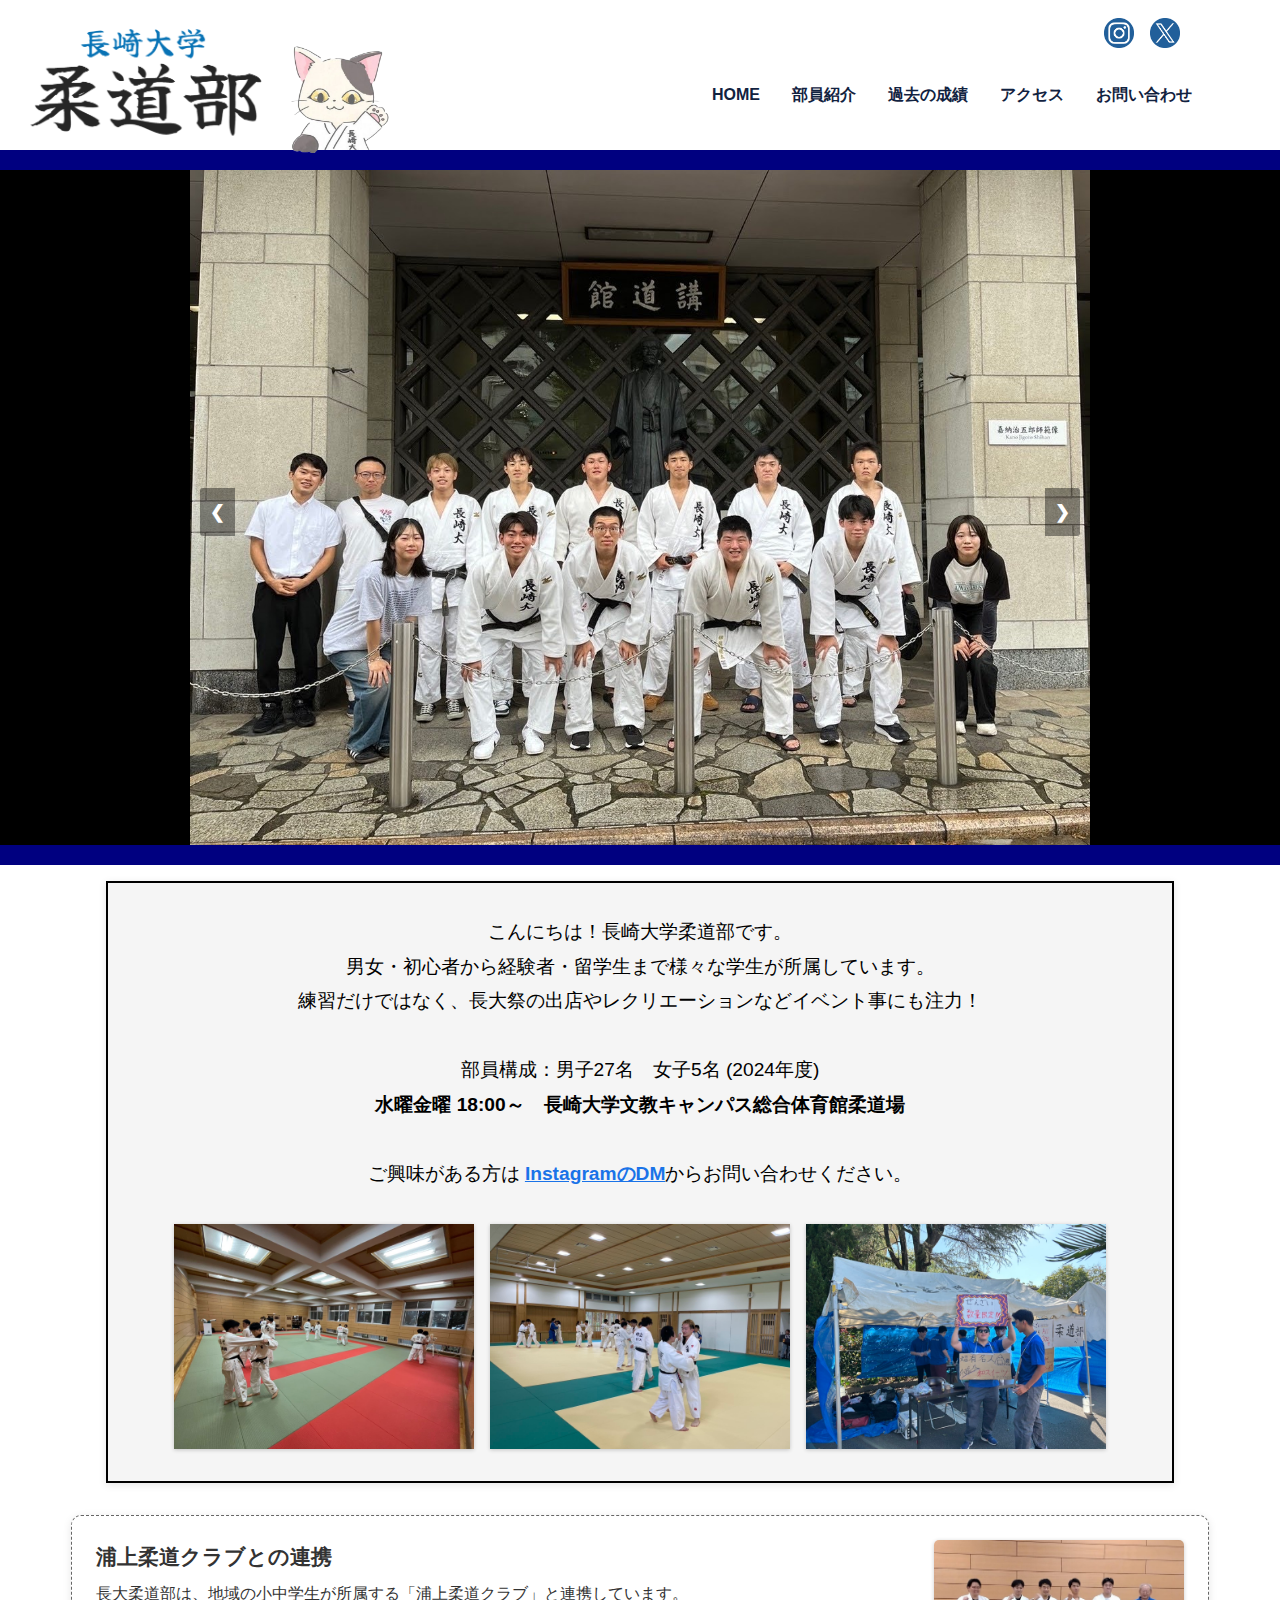
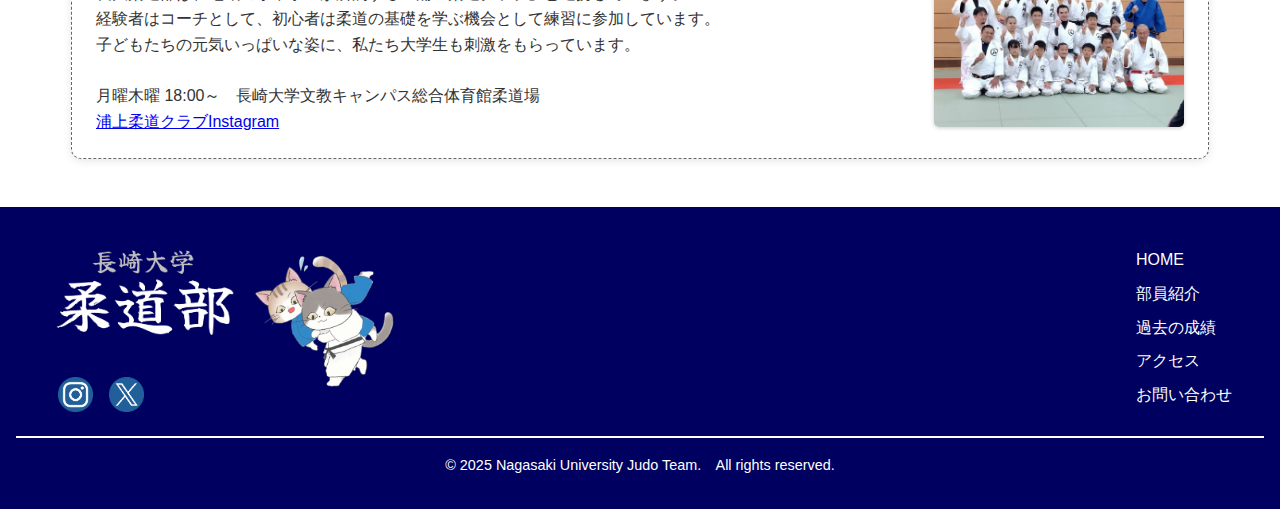
<file: index.html>
<!DOCTYPE html>
<html lang="ja">
<head>
    <meta name="google-site-verification" content="8zNkS1pOnz04zZLtaQ9f7q6fJZ0gSd-U3uBN08MI9Oo" />
    <meta charset="UTF-8">
    <meta name="viewport" content="width=device-width, initial-scale=1.0"><!--レスポンシブデザイン-->
    <title>長崎大学柔道部ホームページ　</title>
    <meta name="description" content="長崎大学柔道部ホームページの公式サイト。新入生・初心者・経験者歓迎！部活・サークル選びで迷ったら柔道部へ。文教キャンパス・坂本キャンパスで活動中。見学・体験入部受付中！試合実績やイベント情報も掲載。">
    <link rel="stylesheet" href="style.css">
    <link rel="icon" href="img/icon-cat.png" type="image/icon">

    <script type="application/ld+json">
        {
          "@context": "https://schema.org",
          "@type": "SportsTeam",
          "name": "長崎大学柔道部",
          "url": "https://nagasaki-u-judoteam.github.io/homepage",
          "sport": "Judo",
          "location": {
            "@type": "Place",
            "name": "長崎大学 文教キャンパス 柔道場"
          },
          "sameAs": [
            "https://www.instagram.com/nagasaki_judo/",
            "https://x.com/nujudoclub"
          ]
        }
        </script>
        
        <script async src="https://www.googletagmanager.com/gtag/js?id=G-2GG1ZT0HK1"></script>
        <script>
        window.dataLayer = window.dataLayer || [];
        function gtag(){dataLayer.push(arguments);}
        gtag('js', new Date());
        gtag('config', 'G-2GG1ZT0HK1');
        </script>


        <!-- <script src="auth.js" defer></script> -->
        <style>
        /* オーバーレイ用のスタイル（必要に応じてCSSファイル化してもOK） */
        #secretOverlay {
          position: fixed;    /* 画面に固定 */
          top: 0;
          left: 0;
          width: 100vw;
          height: 100vh;
          background: linear-gradient(to bottom right, #fff1f3, #ffd1dc);
          display: flex;     /* 中央寄せ用 */
          justify-content: center;
          align-items: center;
          z-index: 9999;     /* ページ上で一番上に重なるように */
        }
        #secretOverlay img {
          max-width: 100%;
          height: auto;
          cursor: pointer;   /* クリック可能とわかるようポインタに */
        }
      </style>

</head>
<body>
    <!-- ロゴとヘッダーメニュー -->
    <header>
        <div class="logo-container"> 
            <a href="index.html">
                <img src="img/N_judo_logo.png" alt="柔道のロゴ" class="judo-logo"> 
            </a>
            <img src="img/nagasaki_cat.png" alt="猫のロゴ" class="neko-logo">

        </div>
        <div class="header-right">
            <!-- アイコン用コンテナ -->
            <div class="social-icons">
                <a href="https://www.instagram.com/nagasaki_judo/?hl=ja" rel="me" target="_blank" aria-label="Instagram">
                    <img src="img/Insta_logo.png" alt="Instagram" class="icon">
                </a>
                <a href="https://x.com/nujudoclub" target="_blank" aria-label="X">
                    <img src="img/X_logo.png" alt="X" class="icon">
                </a>
            </div>

            <button class="hamburger" id="hamburger">
                <span></span>
                <span></span>
                <span></span>
            </button>
            <nav>
                <ul id="menu">
                    <li><a href="index.html">HOME</a></li>
                    <li><a href="member.html">部員紹介</a></li>
                    <li><a href="result.html">過去の成績</a></li>
                    <li><a href="access.html">アクセス</a></li>
                    <li><a href="contact.html">お問い合わせ</a></li>
                </ul>
            </nav>
        </div>
    </header>
    
    <body_c>
        <!-- ヘッダー下の紺色ライン -->
        <hr class="blue-line">
        <div class="black-section">
            <div class="aspect-ratio-box">
                <!-- スライドショーコンテナ -->
                <div class="slideshow-container">
                    <!-- 各スライド(画像)を用意 -->
                    <div class="slide">
                        <img src="img/judoteam1.jpg" alt="柔道部の集合写真1">
                    </div>
                    <div class="slide">
                        <img src="img/judoteam2.jpg" alt="柔道部の集合写真">
                    </div>
                    <div class="slide">
                        <img src="img/judoteam3.jpg" alt="柔道部の集合写真3">
                    </div>
                    <div class="slide">
                        <img src="img/judoteam4.jpg" alt="柔道部の集合写真4">
                    </div>
                    <div class="slide">
                        <img src="img/judoteam5.jpg" alt="柔道部の集合写真5">
                    </div>
                    <div class="slide">
                        <img src="img/judoteam6.jpg" alt="柔道部の集合写真6">
                    </div>
                    <div class="slide">
                        <img src="img/judoteam7.jpg" alt="柔道部の集合写真7">
                    </div>


                    <!-- 左右に◀ / ▶ボタン -->
                    <a class="prev" onclick="changeSlide(-1,true)">&#10094;</a>
                    <a class="next" onclick="changeSlide(1,true)">&#10095;</a>
                </div>
            </div>
        </div>
        <hr class="blue-line">
        
        <div class="contents">
            <div class="lead">
                <div class="N_judo">
                    <p>こんにちは！長崎大学柔道部です。
                        <br>男女・初心者から経験者・留学生まで様々な学生が所属しています。
                        <br>練習だけではなく、長大祭の出店やレクリエーションなどイベント事にも注力！
                        <br>
                        <br>部員構成：男子27名　女子5名 (2024年度)
                        <br><b>水曜金曜 18:00～　長崎大学文教キャンパス総合体育館柔道場</b>
                        <br>
                        <br>ご興味がある方は <a href="https://www.instagram.com/nagasaki_judo/" rel="me" target="_blank" class="dm-link">InstagramのDM</a>からお問い合わせください。
                    </p>
                </div>
                <div class="N_judo-images">
                    <img src="img/practice1.jpg" alt="長崎大学柔道部メンバーが練習している様子1">
                    <img src="img/practice2.jpg" alt="長崎大学柔道部メンバーが練習している様子2">
                    <img src="img/practice3.jpg" alt="長崎大学柔道部メンバーが練習している様子3">
                </div>

            </div>



            <div class="urakami">
                <div class="urakami-wrapper">
                    <!-- 左側のテキスト部分 -->
                    <div class="urakami-text">
                        <h3>浦上柔道クラブとの連携</h3>
                        <p>
                            長大柔道部は、地域の小中学生が所属する「浦上柔道クラブ」と連携しています。<br>
                            経験者はコーチとして、初心者は柔道の基礎を学ぶ機会として練習に参加しています。<br>
                            子どもたちの元気いっぱいな姿に、私たち大学生も刺激をもらっています。<br>
                            <br>
                            月曜木曜 18:00～　長崎大学文教キャンパス総合体育館柔道場<br>
                            <a href="https://www.instagram.com/urakami_judoclub/?locale=ja_JP"
                                rel="me"
                                target="_blank" 
                                class="dm-link">
                                浦上柔道クラブInstagram
                            </a>
                        </p>
                    </div>
                    <div class="urakami-images">
                        <img src="img/urakami.jpg" alt="浦上柔道クラブ写真1">
                    </div>
                </div>
            </div>
        </div>

    </body_c>

    <footer>
        <div class="footer-container">
            <!-- 左カラム -->
            <div class="footer-left">
                <div class="footer-left-left">
                    <!-- 左上にロゴ -->
                    <div class="footer_logo">
                        <img src="img/judo_footerlogo.png" alt="フッター用柔道部ロゴ" class="judo_footerlogo">
                    </div>          
                    <!-- 左下にSNSアイコン -->
                    <div class="footer-icons">
                        <a href="https://www.instagram.com/nagasaki_judo/" rel="me" target="_blank">
                            <img src="img/Insta_logo.png" alt="Instagram" />
                        </a>
                        <a href="https://x.com/nujudoclub" target="_blank">
                            <img src="img/X_logo.png" alt="X" />
                        </a>
                    </div>
                </div>
                <div class="footer-left-right">
                    <img src="img/judo_logo3.png" alt="猫のロゴ" class="neko-nage">
                </div>
            </div>

    
            <!-- 右カラム（リンク） -->
            <div class="footer-right">
                <ul class="footer-links">
                    <li><a href="index.html">HOME</a></li>
                    <li><a href="member.html">部員紹介</a></li>
                    <li><a href="result.html">過去の成績</a></li>
                    <li><a href="access.html">アクセス</a></li>
                    <li><a href="contact.html">お問い合わせ</a></li>
                </ul>
            </div>
        </div>
    
        <!-- 下部の区切り線 -->
        <hr class="footer-line">
        <!-- コピーライト等のメッセージ -->
        <p class="footer-end">
            © 2025 Nagasaki University Judo Team. &ensp; All rights reserved.
        </p>
    </footer>

        <!-- JavaScript -->
        <script src="main.js"></script>

    

</body>
    </html>
</file>
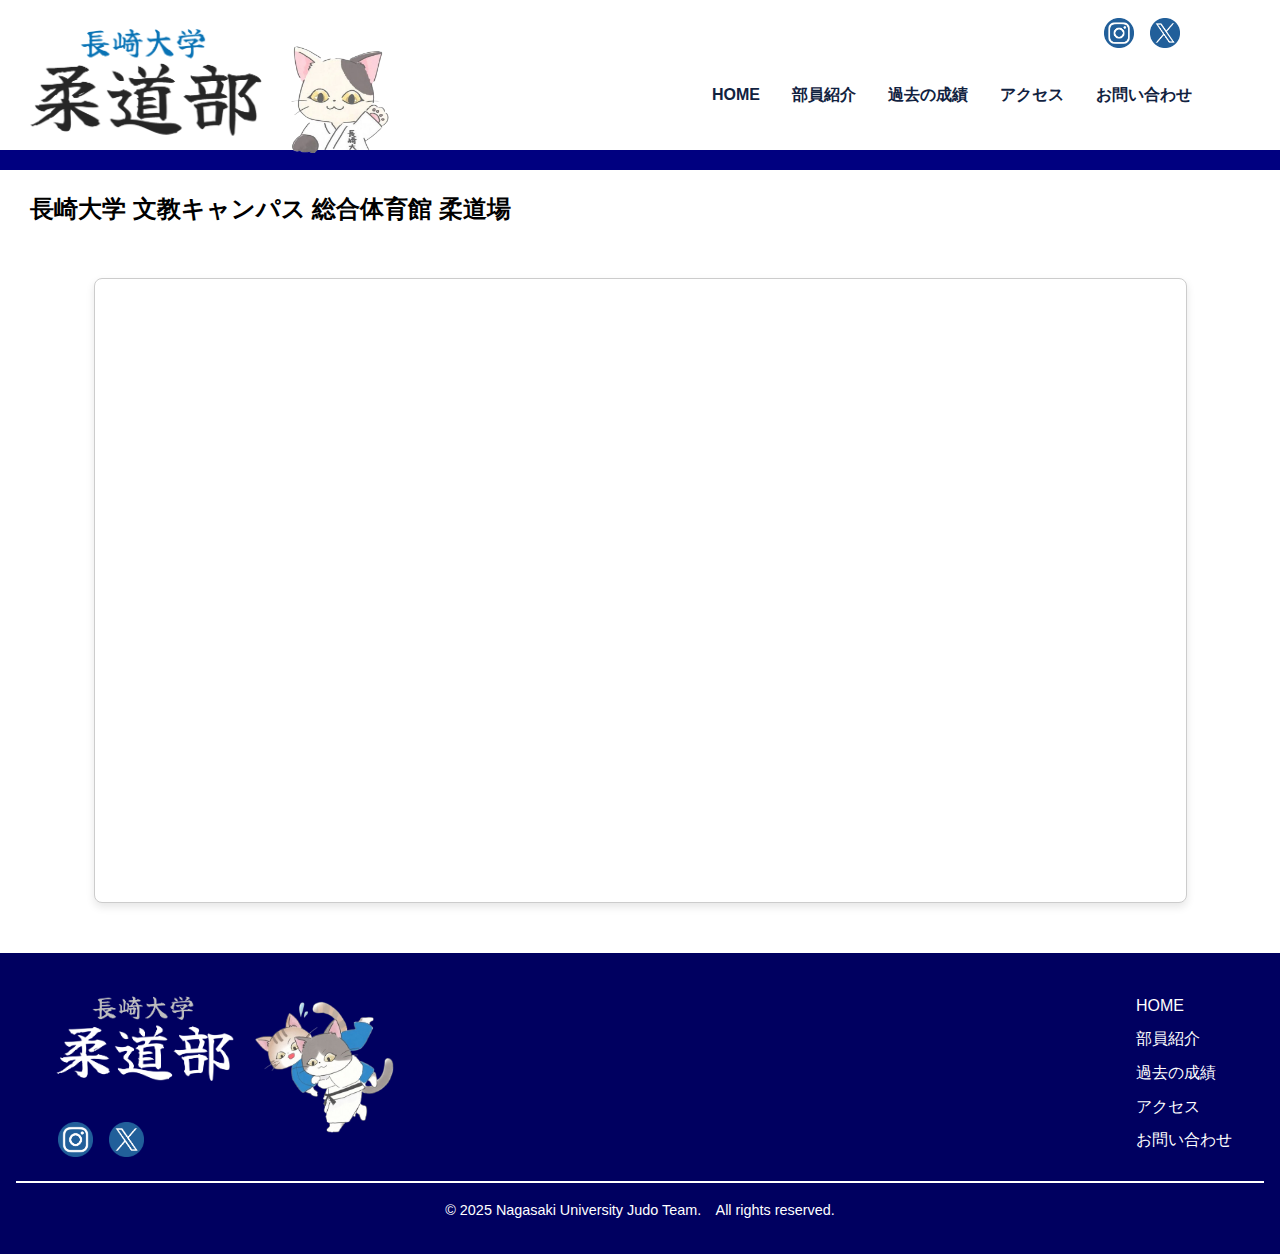
<file: access.html>
<!DOCTYPE html>
<html lang="ja">
<head>
    <meta charset="UTF-8">
    <meta name="viewport" content="width=device-width, initial-scale=1.0">
    <title>アクセス - 長崎大学柔道部</title>
    <meta name="description" content="長崎大学柔道部のアクセス情報です">
    <link rel="stylesheet" href="style.css">
    <link rel="icon" href="img/icon-cat.png" type="image/icon">
    <!-- <script src="auth.js" defer></script> -->
        <script async src="https://www.googletagmanager.com/gtag/js?id=G-2GG1ZT0HK1"></script>
        <script>
        window.dataLayer = window.dataLayer || [];
        function gtag(){dataLayer.push(arguments);}
        gtag('js', new Date());
        gtag('config', 'G-2GG1ZT0HK1');
        </script>
</head>
<body>
    <!-- ヘッダー -->
    <header>
        <div class="logo-container"> 
            <a href="index.html">
                <img src="img/N_judo_logo.png" alt="柔道のロゴ" class="judo-logo"> 
            </a>
            <img src="img/nagasaki_cat.png" alt="猫のロゴ" class="neko-logo">
        </div>
        <div class="header-right">
            <div class="social-icons">
                <a href="https://www.instagram.com/nagasaki_judo/?hl=ja" rel="me" target="_blank" aria-label="Instagram">
                    <img src="img/Insta_logo.png" alt="Instagram" class="icon">
                </a>
                <a href="https://x.com/nujudoclub" target="_blank" aria-label="X">
                    <img src="img/X_logo.png" alt="X" class="icon">
                </a>
            </div>
            <button class="hamburger" id="hamburger">
                <span></span>
                <span></span>
                <span></span>
            </button>
            <nav>
                <ul id="menu">
                    <li><a href="index.html">HOME</a></li>
                    <li><a href="member.html">部員紹介</a></li>
                    <li><a href="result.html">過去の成績</a></li>
                    <li><a href="access.html">アクセス</a></li>
                    <li><a href="contact.html">お問い合わせ</a></li>
                </ul>
            </nav>
        </div>
    </header>

    <!-- メインコンテンツ -->
    <main>
        <hr class="blue-line">
        <div class="ac_contents">
            <div class="access-title">
                <h2>長崎大学 文教キャンパス 総合体育館 柔道場</h2>
            <div class="map-wrapper">
                <div class="map-frame">
                  <iframe
                    src="https://www.google.com/maps/embed?pb=!1m18!1m12!1m3!1d13416.839707037556!2d129.85014833955083!3d32.78669260000001!2m3!1f0!2f0!3f0!3m2!1i1024!2i768!4f13.1!3m3!1m2!1s0x356aace7d2f6ad21%3A0x7a3029103cde0ce7!2z6ZW35bSO5aSn5a2m57eP5ZCI5L2T6IKy6aSo!5e0!3m2!1sja!2sjp!4v1739154984774!5m2!1sja!2sjp"
                    allowfullscreen=""
                    loading="lazy"
                    referrerpolicy="no-referrer-when-downgrade"
                  ></iframe>
                </div>
            </div>

        
    </main>

    <!-- フッター -->
    <footer>
        <div class="footer-container">
            <!-- 左カラム -->
            <div class="footer-left">
                <div class="footer-left-left">
                    <!-- 左上にロゴ -->
                    <div class="footer_logo">
                        <img src="img/judo_footerlogo.png" alt="フッター用柔道部ロゴ" class="judo_footerlogo">
                    </div>          
                    <!-- 左下にSNSアイコン -->
                    <div class="footer-icons">
                        <a href="https://www.instagram.com/nagasaki_judo/" rel="me" target="_blank">
                            <img src="img/Insta_logo.png" alt="Instagram" />
                        </a>
                        <a href="https://x.com/nujudoclub" target="_blank">
                            <img src="img/X_logo.png" alt="X" />
                        </a>
                    </div>
                </div>
                <div class="footer-left-right">
                    <img src="img/judo_logo3.png" alt="猫のロゴ" class="neko-nage">
                </div>
            </div>

    
            <!-- 右カラム（リンク） -->
            <div class="footer-right">
                <ul class="footer-links">
                    <li><a href="index.html">HOME</a></li>
                    <li><a href="member.html">部員紹介</a></li>
                    <li><a href="result.html">過去の成績</a></li>
                    <li><a href="access.html">アクセス</a></li>
                    <li><a href="contact.html">お問い合わせ</a></li>
                </ul>
            </div>
        </div>
    
        <!-- 下部の区切り線 -->
        <hr class="footer-line">
        <!-- コピーライト等のメッセージ -->
        <p class="footer-end">
            © 2025 Nagasaki University Judo Team. &ensp; All rights reserved.
        </p>
    </footer>

        <!-- JavaScript -->
        <script src="main.js"></script>

    

</body>
</html>
</file>
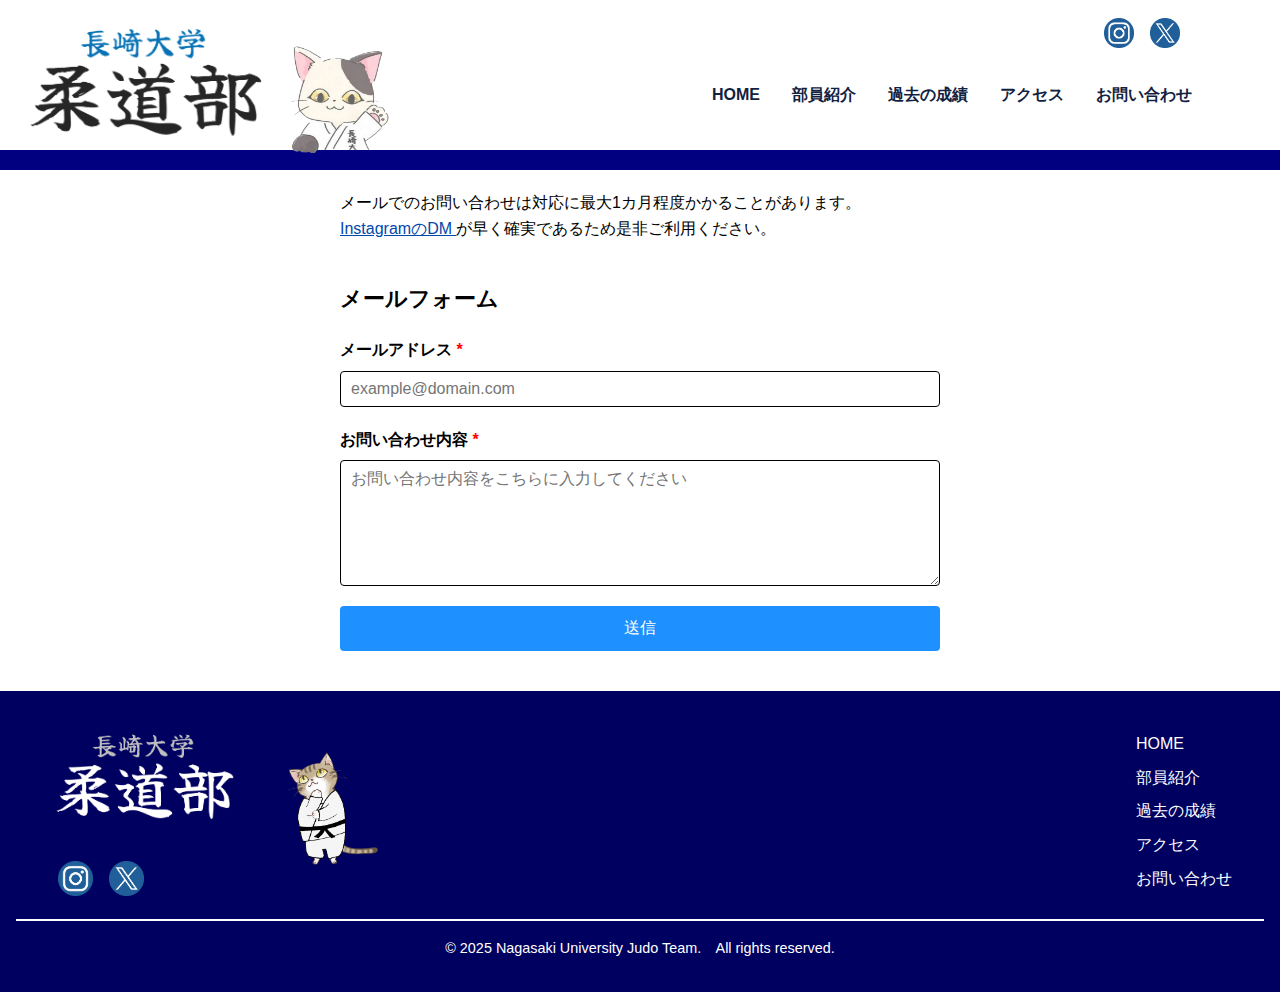
<file: contact.html>
<!DOCTYPE html>
<html lang="ja">
<head>
    <meta charset="UTF-8">
    <title>お問い合わせ - 長崎大学柔道部</title>
    <meta name="viewport" content="width=device-width, initial-scale=1.0">
    <link rel="stylesheet" href="style.css">
    <link rel="icon" href="img/icon-cat.png" type="image/icon">
    <!-- <script src="auth.js" defer></script> -->
        <script async src="https://www.googletagmanager.com/gtag/js?id=G-2GG1ZT0HK1"></script>
        <script>
        window.dataLayer = window.dataLayer || [];
        function gtag(){dataLayer.push(arguments);}
        gtag('js', new Date());
        gtag('config', 'G-2GG1ZT0HK1');
        </script>
</head>
<body>
    <!-- ヘッダー -->
    <header>
        <div class="logo-container"> 
            <a href="index.html">
                <img src="img/N_judo_logo.png" alt="柔道のロゴ" class="judo-logo"> 
            </a>
            <img src="img/nagasaki_cat.png" alt="猫のロゴ" class="neko-logo">
        </div>
        <div class="header-right">
            <div class="social-icons">
                <a href="https://www.instagram.com/nagasaki_judo/?hl=ja" rel="me" target="_blank" aria-label="Instagram">
                    <img src="img/Insta_logo.png" alt="Instagram" class="icon">
                </a>
                <a href="https://x.com/nujudoclub" target="_blank" aria-label="X">
                    <img src="img/X_logo.png" alt="X" class="icon">
                </a>
            </div>
            <button class="hamburger" id="hamburger">
                <span></span>
                <span></span>
                <span></span>
            </button>
            <nav>
                <ul id="menu">
                    <li><a href="index.html">HOME</a></li>
                    <li><a href="member.html">部員紹介</a></li>
                    <li><a href="result.html">過去の成績</a></li>
                    <li><a href="access.html">アクセス</a></li>
                    <li><a href="contact.html">お問い合わせ</a></li>
                </ul>
            </nav>
        </div>
    </header>

    <!-- メインコンテンツ -->
    <main>
        <hr class="blue-line"><!-- デザイン用のライン（CSSで調整） -->

        <!-- お問い合わせメッセージ -->
        <div class="contact-notice">
            <p>
                メールでのお問い合わせは対応に最大1カ月程度かかることがあります。<br>
                <a href="https://www.instagram.com/nagasaki_judo/" rel="me" target="_blank" class="dm-link">
                    InstagramのDM
                </a>
                が早く確実であるため是非ご利用ください。
            </p>
        </div>

        <!-- メールフォーム -->
        <section class="contact-form-section">
            <h2>メールフォーム</h2>
            
            <!-- action, methodを直接指定せずJSで送信を制御 -->
            <form id="contact-form" class="contact-form">
                <div class="form-group">
                    <label for="email">メールアドレス <span style="color: red;">*</span></label>
                    <input 
                        type="email"
                        id="email"
                        name="email"
                        placeholder="example@domain.com"
                        required
                    />
                </div>
        
                <div class="form-group">
                    <label for="message">お問い合わせ内容 <span style="color: red;">*</span></label>
                    <textarea
                        id="message"
                        name="message"
                        rows="6"
                        placeholder="お問い合わせ内容をこちらに入力してください"
                        required
                    ></textarea>
                </div>
        
                <div class="form-group">
                    <button type="submit" class="submit-button">送信</button>
                </div>
            </form>
        </section>
    </main>

    <!-- フッター -->
    <footer>
        <div class="footer-container">
            <!-- 左カラム -->
            <div class="footer-left">
                <div class="footer-left-left">
                    <!-- 左上にロゴ -->
                    <div class="footer_logo">
                        <img src="img/judo_footerlogo.png" alt="フッター用柔道部ロゴ" class="judo_footerlogo">
                    </div>          
                    <!-- 左下にSNSアイコン -->
                    <div class="footer-icons">
                        <a href="https://www.instagram.com/nagasaki_judo/" rel="me" target="_blank">
                            <img src="img/Insta_logo.png" alt="Instagram" />
                        </a>
                        <a href="https://x.com/nujudoclub" target="_blank">
                            <img src="img/X_logo.png" alt="X" />
                        </a>
                    </div>
                </div>
                <div class="footer-left-right">
                    <img src="img/cat.png" alt="猫のロゴ" class="neko-nage">
                </div>
            </div>
    
            <!-- 右カラム（リンク） -->
            <div class="footer-right">
                <ul class="footer-links">
                    <li><a href="index.html">HOME</a></li>
                    <li><a href="member.html">部員紹介</a></li>
                    <li><a href="result.html">過去の成績</a></li>
                    <li><a href="access.html">アクセス</a></li>
                    <li><a href="contact.html">お問い合わせ</a></li>
                </ul>
            </div>
        </div>
    
        <!-- 下部の区切り線 -->
        <hr class="footer-line">
        <!-- コピーライト等のメッセージ -->
        <p class="footer-end">
            © 2025 Nagasaki University Judo Team. &ensp; All rights reserved.
        </p>
    </footer>

    <!-- メインJS -->
    <script src="main.js"></script>

    <!-- ★ フォーム送信用スクリプト ★ -->
    <script>
    const form = document.getElementById('contact-form');

    form.addEventListener('submit', async function(e) {
      e.preventDefault(); // 標準のフォーム送信をキャンセル

      // 1) フォームデータを取得
      const formData = new FormData(form);

      // 2) FormspreeのエンドポイントURL（自分のフォームURLに変更）
      const formspreeUrl = 'https://formspree.io/f/xzzdwnar';

      try {
        // 3) fetch で送信
        const response = await fetch(formspreeUrl, {
          method: 'POST',
          body: formData,
          headers: {
            'Accept': 'application/json'  // JSONでのレスポンスを期待
          }
        });

        // 4) レスポンスが正常かどうかをチェック
        if (response.ok) {
          // 送信成功
          alert('送信が完了しました。\nトップページに戻ります。');
          window.location.href = 'index.html'; // index.htmlへリダイレクト
        } else {
          // 送信失敗（Formspreeのエラーレスポンスが返ってきた場合）
          const data = await response.json();
          if (data && data.errors) {
            // Formspreeのバリデーションエラーなど
            alert('送信エラー:\n' + data.errors.map(e => e.message).join('\n'));
          } else {
            // その他のエラー
            alert('送信に失敗しました。\n時間を置いて再度お試しください。');
          }
        }
      } catch (error) {
        // ネットワークエラー等でfetchに失敗した場合
        console.error('通信エラー:', error);
        alert('送信に失敗しました。\n通信環境を確認の上、再度お試しください。');
      }
    });
    </script>
</body>
</html>
</file>
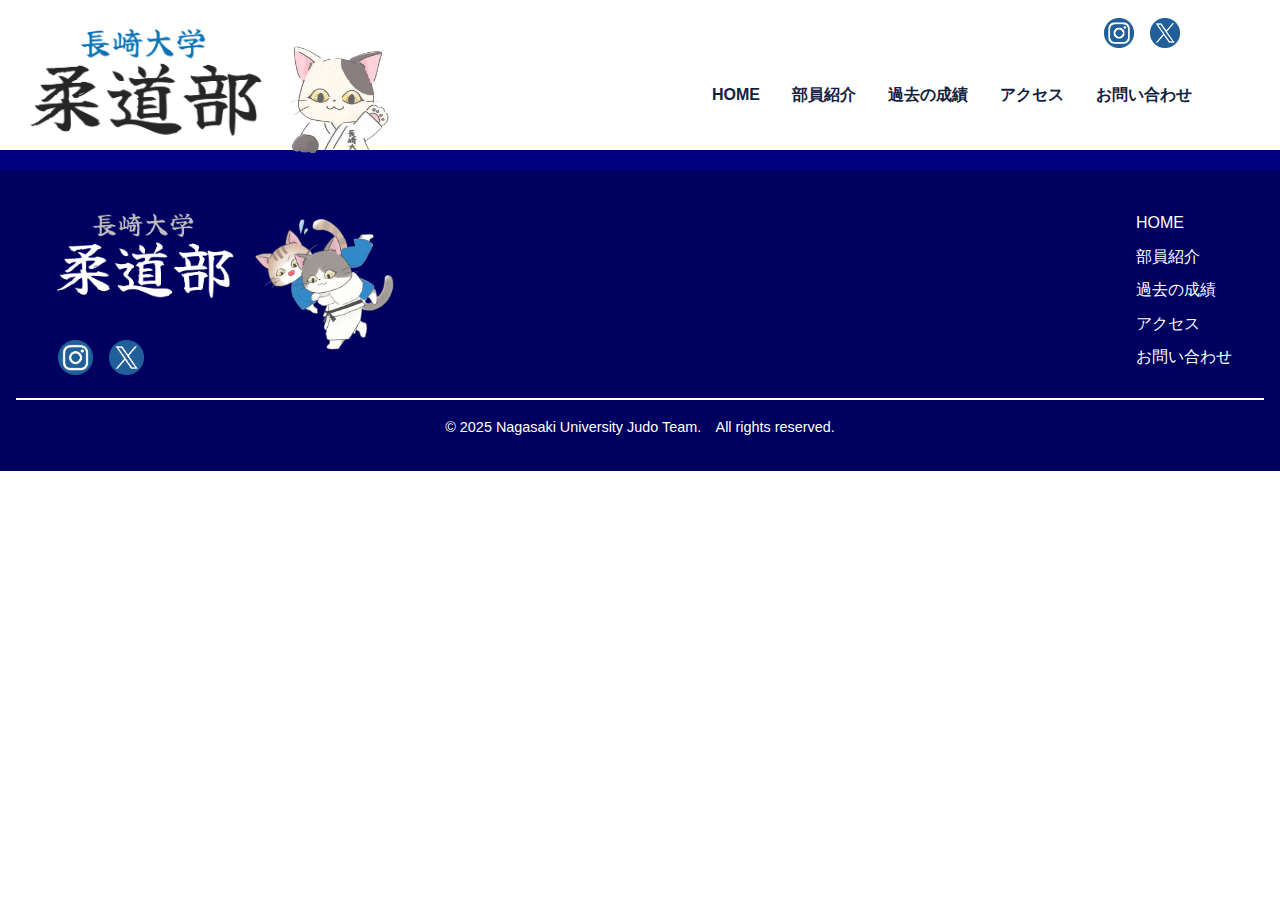
<file: member.html>
<!DOCTYPE html>
<html lang="ja">
<head>
  <meta charset="UTF-8">
  <meta name="viewport" content="width=device-width, initial-scale=1.0">
  <title>部員紹介 - 長崎大学柔道部</title>
  <meta name="description" content="長崎大学柔道部の部員紹介。">
  <link rel="stylesheet" href="style.css">
  <link rel="icon" href="img/icon-cat.png" type="image/icon">
  <!-- <script src="auth.js" defer></script> -->
    <script async src="https://www.googletagmanager.com/gtag/js?id=G-2GG1ZT0HK1"></script>
    <script>
    window.dataLayer = window.dataLayer || [];
    function gtag(){dataLayer.push(arguments);}
    gtag('js', new Date());
    gtag('config', 'G-2GG1ZT0HK1');
    </script>
</head>

<body>
<!-- ロゴとヘッダーメニュー -->
<header>
    <div class="logo-container"> 
        <a href="index.html">
            <img src="img/N_judo_logo.png" alt="柔道のロゴ" class="judo-logo"> 
        </a>
        <img src="img/nagasaki_cat.png" alt="猫のロゴ" class="neko-logo">

    </div>
    <div class="header-right">
        <!-- アイコン用コンテナ -->
        <div class="social-icons">
            <a href="https://www.instagram.com/nagasaki_judo/?hl=ja" rel="me" target="_blank" aria-label="Instagram">
                <img src="img/Insta_logo.png" alt="Instagram" class="icon">
            </a>
            <a href="https://x.com/nujudoclub" target="_blank" aria-label="X">
                <img src="img/X_logo.png" alt="X" class="icon">
            </a>
        </div>

        <button class="hamburger" id="hamburger">
            <span></span>
            <span></span>
            <span></span>
        </button>
        <nav>
            <ul id="menu">
                <li><a href="index.html">HOME</a></li>
                <li><a href="member.html">部員紹介</a></li>
                <li><a href="result.html">過去の成績</a></li>
                <li><a href="access.html">アクセス</a></li>
                <li><a href="contact.html">お問い合わせ</a></li>
            </ul>
        </nav>
    </div>
</header>

<div class="body_c">
    <hr class="blue-line">
    <div class="member_contents">
        <main id="members"></main>
    </div>
</div>


<footer>
    <div class="footer-container">
        <!-- 左カラム -->
        <div class="footer-left">
            <div class="footer-left-left">
                <!-- 左上にロゴ -->
                <div class="footer_logo">
                    <img src="img/judo_footerlogo.png" alt="フッター用柔道部ロゴ" class="judo_footerlogo">
                </div>          
                <!-- 左下にSNSアイコン -->
                <div class="footer-icons">
                    <a href="https://www.instagram.com/nagasaki_judo/" rel="me" target="_blank">
                        <img src="img/Insta_logo.png" alt="Instagram" />
                    </a>
                    <a href="https://x.com/nujudoclub" target="_blank">
                        <img src="img/X_logo.png" alt="X" />
                    </a>
                </div>
            </div>
            <div class="footer-left-right">
                <img src="img/judo_logo3.png" alt="猫のロゴ" class="neko-nage">
            </div>
        </div>


        <!-- 右カラム（リンク） -->
        <div class="footer-right">
            <ul class="footer-links">
                <li><a href="index.html">HOME</a></li>
                <li><a href="member.html">部員紹介</a></li>
                <li><a href="result.html">過去の成績</a></li>
                <li><a href="access.html">アクセス</a></li>
                <li><a href="contact.html">お問い合わせ</a></li>
            </ul>
        </div>
    </div>

    <!-- 下部の区切り線 -->
    <hr class="footer-line">
    <!-- コピーライト等のメッセージ -->
    <p class="footer-end">
        © 2025 Nagasaki University Judo Team. &ensp; All rights reserved.
    </p>
</footer>


<script>
    // 1) Web公開したスプレッドシートのCSV出力URL
    //    (実際のURLに置き換えてください)
    const CSV_URL = "https://docs.google.com/spreadsheets/d/e/2PACX-1vSaPNuTCNZkEJNfJ1PHA45yPyibqFnRoPbrEAJdrFm26Q5N_5godEooNoE70f2iTZzHmbszqzJUYO2v/pub?output=csv";
  
    // 2) CSVをfetch & テキスト化
    async function fetchMembers() {
      const response = await fetch(CSV_URL);
      const csvText = await response.text();
      return parseCsv(csvText);
    }
  
    // 3) CSVのパース
    function parseCsv(csvText) {
      const lines = csvText.trim().split("\n");
      // 1行目はヘッダ行 => [学年,ファイル名,氏名,ラベル付き専攻,コメント]
      const data = lines.slice(1).map(line => {
        const cols = line.split(",");
        return {
          year: cols[0],       // A列: 学年
          fileName: cols[1],   // B列: 画像ファイル名
          name: cols[2],       // C列: 氏名
          labelMajor: cols[3], // D列: "専攻：～"など
          comment: cols[4],    // E列: コメント
        };
      });
      return data;
    }
  
    // 4) HTML生成
    function renderMembers(members) {
      const container = document.getElementById("members");
  
      members.forEach(member => {
        // 学年が空白でなければ見出しを作る
        if (member.year) {
          const yearHeading = document.createElement("div");
          yearHeading.className = "year-heading";
          yearHeading.textContent = member.year;
          container.appendChild(yearHeading);
        }
  
        // メンバー要素
        const wrapper = document.createElement("div");
        wrapper.className = "member-wrapper";
  
        // 写真
        const imgDiv = document.createElement("div");
        imgDiv.className = "member-img";
        const imgElem = document.createElement("img");
        // 重要: 「member/」フォルダ配下のファイル名を合成
        imgElem.src = "member/" + member.fileName; 
        imgElem.alt = member.name;
        imgDiv.appendChild(imgElem);
  
        // 情報
        const infoDiv = document.createElement("div");
        infoDiv.className = "member-info";
  
        // 名前
        const nameEl = document.createElement("h2");
        nameEl.textContent = member.name;
        infoDiv.appendChild(nameEl);
  
        // 専攻 or 趣味など
        if (member.labelMajor) {
          const majorEl = document.createElement("p");
          majorEl.textContent = member.labelMajor;
          infoDiv.appendChild(majorEl);
        }
  
        // 区切り線
        const lineEl = document.createElement("div");
        lineEl.className = "comment-line";
        infoDiv.appendChild(lineEl);
  
        // コメント
        if (member.comment) {
          const commentEl = document.createElement("p");
          commentEl.textContent = member.comment;
          infoDiv.appendChild(commentEl);
        }
  
        // 組み立て
        wrapper.appendChild(imgDiv);
        wrapper.appendChild(infoDiv);
        container.appendChild(wrapper);
      });
    }
  
    // 5) 実行フロー
    (async () => {
      const membersData = await fetchMembers();
      renderMembers(membersData);
    })();
  </script>

    <div id="backToTop" class="back-to-top" onclick="scrollToTop()">
    <!-- 好きなアイコンに差し替えてOK。テキストでも可 -->
        <img src="img/arrow_up.png" alt="トップへ戻る" />
    </div>
    
    <script>
        // トップへ戻るボタン要素を取得
        const backToTopBtn = document.getElementById('backToTop');
      
        // 画面がスクロールされるたびに呼ばれる処理
        window.addEventListener('scroll', () => {
          // 例えば200px以上スクロールしたら表示させる
          if (window.scrollY > 200) {
            backToTopBtn.style.display = 'block';
          } else {
            backToTopBtn.style.display = 'none';
          }
        });
      
        // ボタンをクリックしたらスムーズにトップへ戻る
        function scrollToTop() {
          window.scrollTo({
            top: 0,
            behavior: 'smooth'
          });
        }
      </script>


</body>
    
<!-- JavaScript -->
<script src="main.js"></script>



</html>
</file>
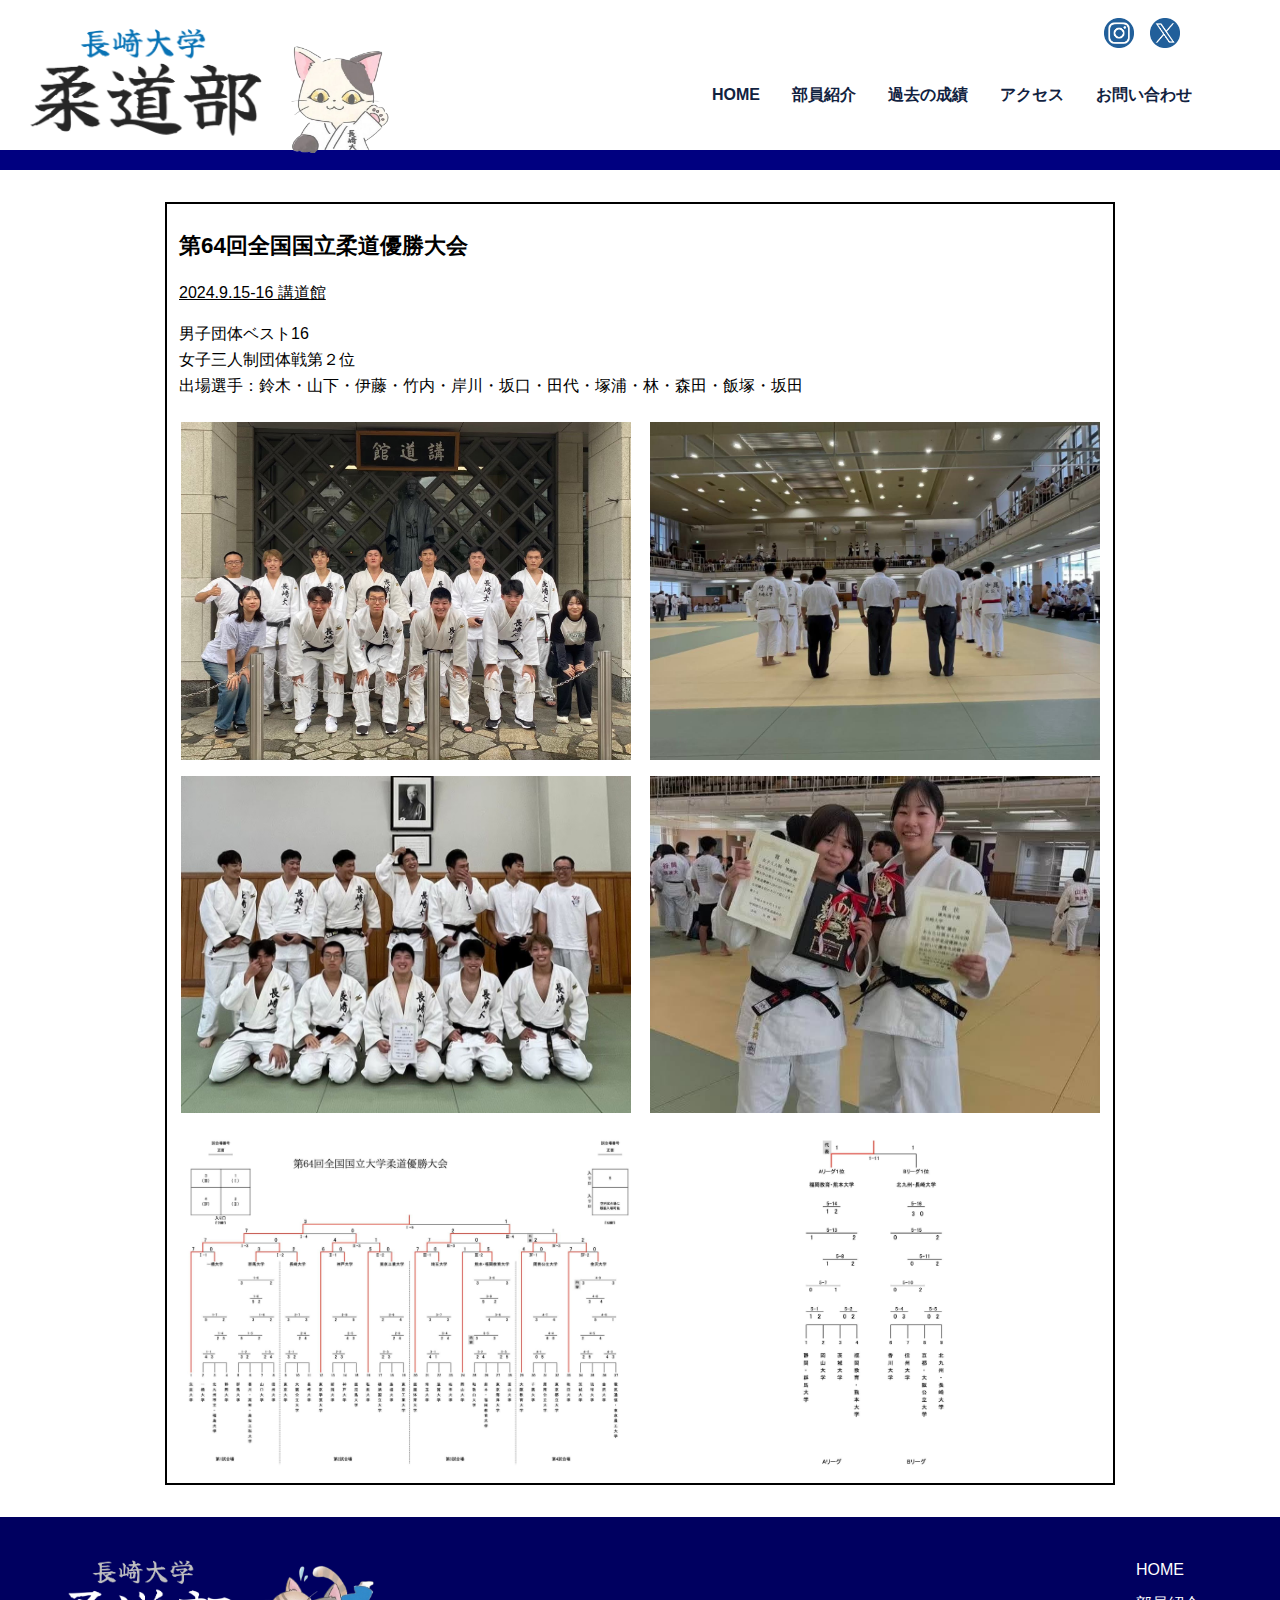
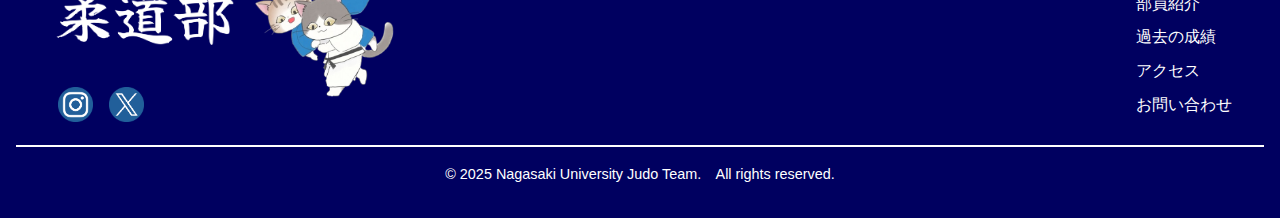
<file: result.html>
<!DOCTYPE html>
<html lang="ja">
<head>
    <meta charset="UTF-8">
    <meta name="viewport" content="width=device-width, initial-scale=1.0">
    <title>過去の成績 - 長崎大学柔道部</title>
    <meta name="description" content="結果">
    <link rel="stylesheet" href="style.css">
    <link rel="icon" href="img/icon-cat.png" type="image/icon">
    <!-- <script src="auth.js" defer></script> -->
        <script async src="https://www.googletagmanager.com/gtag/js?id=G-2GG1ZT0HK1"></script>
        <script>
        window.dataLayer = window.dataLayer || [];
        function gtag(){dataLayer.push(arguments);}
        gtag('js', new Date());
        gtag('config', 'G-2GG1ZT0HK1');
        </script>
</head>
<body>
    <!-- ヘッダー -->
    <header>
        <div class="logo-container"> 
            <a href="index.html">
                <img src="img/N_judo_logo.png" alt="柔道のロゴ" class="judo-logo"> 
            </a>
            <img src="img/nagasaki_cat.png" alt="猫のロゴ" class="neko-logo">
        </div>
        <div class="header-right">
            <div class="social-icons">
                <a href="https://www.instagram.com/nagasaki_judo/?hl=ja" rel="me" target="_blank" aria-label="Instagram">
                    <img src="img/Insta_logo.png" alt="Instagram" class="icon">
                </a>
                <a href="https://x.com/nujudoclub" target="_blank" aria-label="X">
                    <img src="img/X_logo.png" alt="X" class="icon">
                </a>
            </div>
            <button class="hamburger" id="hamburger">
                <span></span>
                <span></span>
                <span></span>
            </button>
            <nav>
                <ul id="menu">
                    <li><a href="index.html">HOME</a></li>
                    <li><a href="member.html">部員紹介</a></li>
                    <li><a href="result.html">過去の成績</a></li>
                    <li><a href="access.html">アクセス</a></li>
                    <li><a href="contact.html">お問い合わせ</a></li>
                </ul>
            </nav>
        </div>
    </header>

    <!-- メインコンテンツ -->
    <main>
        <hr class="blue-line">
        <!-- 大会結果のセクション -->
        <section class="tournament-result">
            <h2>第64回全国国立柔道優勝大会</h2>
            <!-- 小さめの文字で日付・会場 -->
            <p class="date-venue">2024.9.15-16 講道館</p>

            <!-- 成績 -->

            <p>男子団体ベスト16
                <br>女子三人制団体戦第２位
                <br>出場選手：鈴木・山下・伊藤・竹内・岸川・坂口・田代・塚浦・林・森田・飯塚・坂田
            </p>

            <!-- 画像一覧 -->
            <div class="result-images">
                <img src="img/result1.jpg" alt="大会写真1">
                <img src="img/result2.jpg" alt="大会写真2">
                <img src="img/result3.jpg" alt="大会写真3">
                <img src="img/result4.jpg" alt="大会写真4">
            </div>
            <div class="result-images2">
                <img src="img/result5.jpg" alt="大会写真5">
                <img src="img/result6.jpg" alt="大会写真6">
            </div>
        </section>

        <!-- ここにこれから他の大会を追加していく場合は、同様のセクションを増やすだけでOK -->
    </main>

    <!-- フッター -->
    <footer>
        <div class="footer-container">
            <!-- 左カラム -->
            <div class="footer-left">
                <div class="footer-left-left">
                    <!-- 左上にロゴ -->
                    <div class="footer_logo">
                        <img src="img/judo_footerlogo.png" alt="フッター用柔道部ロゴ" class="judo_footerlogo">
                    </div>          
                    <!-- 左下にSNSアイコン -->
                    <div class="footer-icons">
                        <a href="https://www.instagram.com/nagasaki_judo/" rel="me" target="_blank">
                            <img src="img/Insta_logo.png" alt="Instagram" />
                        </a>
                        <a href="https://x.com/nujudoclub" target="_blank">
                            <img src="img/X_logo.png" alt="X" />
                        </a>
                    </div>
                </div>
                <div class="footer-left-right">
                    <img src="img/judo_logo3.png" alt="猫のロゴ" class="neko-nage">
                </div>
            </div>

    
            <!-- 右カラム（リンク） -->
            <div class="footer-right">
                <ul class="footer-links">
                    <li><a href="index.html">HOME</a></li>
                    <li><a href="member.html">部員紹介</a></li>
                    <li><a href="result.html">過去の成績</a></li>
                    <li><a href="access.html">アクセス</a></li>
                    <li><a href="contact.html">お問い合わせ</a></li>
                </ul>
            </div>
        </div>
    
        <!-- 下部の区切り線 -->
        <hr class="footer-line">
        <!-- コピーライト等のメッセージ -->
        <p class="footer-end">
            © 2025 Nagasaki University Judo Team. &ensp; All rights reserved.
        </p>
    </footer>

        <!-- JavaScript -->
        <script src="main.js"></script>

    

</body>
</html>
</file>
<file: style.css>
/* 全体のスタイル */
body {
    font-family: '游ゴシック', 'Yu Gothic', 'ヒラギノ角ゴ ProN', 'Hiragino Kaku Gothic ProN', Meiryo, sans-serif;
    line-height: 1.6;
    margin: 0;
    padding: 0;
}

/* ヘッダー */
header {
    background-color: #fff;
    color: #000;
    padding: 1rem 0;
    display: flex;
    justify-content: space-between;/* 左にロゴ、右に「アイコン+ナビコンテナ」 */
    align-items: center;
    padding: 0 0px;
    position: static;
    top: 0;
    left: 0;
    width: 100%;
    height: 150px;
    z-index: 1000; /* 他の要素の上に表示するため */
}

/* ロゴコンテナ */
.logo-container {
    height: 103.5%;
    display: flex;
    align-items: flex-end; 
    
}
.judo-logo {
    max-height: 130px; 
    margin-right: 0px;
    margin-left: 20px; 
}
.neko-logo {
    max-height: 110px; 
}


.header-right {
    display: flex;
    flex-direction: column; /* SNSアイコンとナビを上下に並べる */
    align-items: flex-end;  /* 右寄せ */
    margin-right: 80px;     /* お好みで余白を調整 */
}



/* アイコン用コンテナ */
.social-icons {
    display: flex;
    justify-content: flex-end; 
    gap: 1rem; 
    margin-bottom: 10px; /* ナビゲーションとの隙間 */
    margin-right: 20px;
}
.social-icons a {
    display: inline-block;
    width: 30px; /* アイコンの幅 */
    height: 30px; /* アイコンの高さ */
}

.social-icons img {
    width: 100%; /* アイコン画像を親要素にフィット */
    height: auto;
    transition: transform 0.3s ease; /* ホバー時のアニメーション */
}

.social-icons a:hover img {
    transform: scale(1.2); /* ホバー時に拡大 */
}


header nav ul {
    list-style: none; /* リストの「・」を消す */
    display: flex;    /* 子要素（<li>）を横並びにする */
    gap: 1rem;       /* 子要素の間隔を1rem（約16px）空ける */
    font-family: 'Meiryo', sans-serif; /* フォントを変更,sans-serifはArialがない場合に使用する */
    font-weight: bold;               /* 太字にする（任意） */
   
}

header nav ul li a {
    display: block;            /* 行全体をリンクにする */
    text-align: center;        /* テキストを中央寄せ */
    position: relative; /* 擬似要素を絶対位置で配置するため */
    color: #112240	;                   /* 通常時の文字色 */
    text-decoration: none;   /* リンクの下線を消す */
    padding: 0.5rem;         /* リンク周囲にクリック可能な余白を追加 */
    transition: color 0.3s ease; /* 文字色の変化をなめらかに */
    border: none;    /* 行を囲む枠線 */
}



/* 擬似要素でラインを作成 */
header nav ul li a::after {
    content: ''; /* 擬似要素の内容を空に */
    position: absolute;
    bottom: 0; /* テキストの下に配置 */
    left: 50%; /* ラインを中央からスタート */
    transform: translateX(-50%) scaleX(0); /* 初期状態では幅0 */
    transform-origin: center; /* 中央を起点に拡大 */
    width: 100%; /* ラインの最大幅 */
    height: 5px; /* ラインの高さ */
    background-color: #40e0d0; /* ラインの色 */
    transition: transform 0.3s ease; /* 拡大アニメーション */
}
header nav ul li a:hover::after {
    transform: translateX(-50%) scaleX(1); /* 幅を100%に拡大 */
}


/* ハンバーガーメニューのスタイル */
.hamburger {
    font-size: 0;
    position: absolute; /* 絶対位置で配置 */
    top: 5px; /* ヘッダーの上からの距離を調整 */
    right: 10px; /* 右端からの距離を調整 */
    width: 65px;
    height: 65px;
    display: none; /* デフォルトでは非表示 */
    cursor: pointer;
    border: none;
    background: none;
}

.hamburger span {
    display: block;
    width: 65%;
    height: 2px;
    background-color: #000;
    margin: 10px auto; /* 線の間隔を広げる、中央揃え */
    transition: all 0.3s ease;
}


/* モバイル表示 */
@media (max-width: 768px) {
    /* ヘッダーの高さを80pxに変更 */
    header {
        height: 80px;
    }

    .judo-logo {
        max-height: 74px; 
        margin-right: 0px;
        margin-left: 0px; 
    }
    .neko-logo {
        max-height: 60px;
        margin-left: -6px;
    }

    
    /* 通常のメニューを非表示にする */
    header nav ul {
        display: none;
        flex-direction: column;
        position: absolute;
        right: 0;
        gap: 0;
        background-color: #f5f5f5;
        width: 100%;
        z-index: 20; /* スライドより前に出すため */
        margin: 0px;
        top: 80px;
    }

    /* モバイル時のnavリンクに黒線を付ける */
    header nav ul li a {
        position: static;             /* 擬似要素を使わないようにする */
        border: none;                 /* デスクトップ時のborderを無効化 */
        border-bottom: 1px solid #000;/* 1px黒線を下に表示 */
        padding: 1rem;                /* お好みで調整 */
    }

    /* メニューが表示される場合のスタイル */
    header nav ul.active {
        display: flex;
    }

    header nav ul li a::after {
        content: none; /* もしくは display: none; */
    }

    
    header nav ul li a:hover {
        color: #c00;               /* テキスト色を赤にする例 */
        background-color: #dcdcdc; /* 背景色を薄いグレーに */
    }
    header nav ul li a:hover::after {
        transform: translateX(-50%) scaleX(1); /* 幅を100%に拡大 */
    }


    /* ハンバーガーメニューをモバイル時に表示する */
    .hamburger {
        display: block;
    }
}

/* ----- 紺色2pxライン ----- */
hr.blue-line {
    border: none;            /* デフォルトの線を消す */
    height: 20px;             /* 太さ2px */
    background-color: navy;  /* 紺色 */
    margin: 0;               /* 余白調整 */
}

/* ----- スライドショー関連 ----- */


.black-section {
    background-color: #000;  /* 黒背景 */
}

.aspect-ratio-box {
    background-color: #000;  /* 黒背景 */
    position: relative;
    max-width: 900px;
    width: 100%;
    /* 例えば16:9の比率にしたい場合は高さを 3/4=56.25% */
    margin: 0 auto;     /* 中央揃え */
    padding-top: 75%;
    @media screen and (min-width: 900px) {
        padding-top: 675px;   /* 900px × 0.75 = 675px で固定 */
      }
    }
  
  .slideshow-container {
    position: absolute;
    top: 0;
    left: 0;
    right: 0; 
    bottom: 0;
    overflow: hidden;
  }

.slide {
    position: absolute;
    top: 0;
    left: 0;
    width: 100%;
    /* 画像の初期状態は見えないようにしておく */
    opacity: 0;
    transition: opacity 2s ease; /* 2秒かけてフェード */
  }
  
  /* "active" なスライドだけフェードイン（opacity:1） */
  .slide.active {
    opacity: 1;
    z-index: 2; /* 前面に表示 */
  }

/* 画像は幅100%にして、レスポンシブに対応する */
.slide img {
    display: block; /* inline要素の余白を回避するため */
    margin: 0;
    padding: 0;
    width: 100%;
    height: auto;
}


/* 左右のナビボタン */
.prev, .next {
    cursor: pointer;
    position: absolute;
    top: 50%; /* 上下位置を中央に */
    width: auto;
    margin-top: -20px; /* ボタンの高さの半分だけ上にずらして中央揃え */
    padding: 10px;
    color: white;
    font-weight: bold;
    font-size: 18px;
    border-radius: 0 3px 3px 0;
    user-select: none; /* テキストの選択を無効化 */
    transition: 0.5s;
    background-color: rgba(0, 0, 0, 0.4); /* 半透明の背景色 */
    z-index: 10; /* 画像より上に表示 */
}

/* それぞれ左右どちらに配置するか */
.prev {
    left: 10px;
    border-radius: 3px 0 0 3px; /* 左側だけ角を丸める */
}
.next {
    right: 10px;
    border-radius: 0 3px 3px 0; /* 右側だけ角を丸める */
}

/* ホバー時に色を少し変える */
.prev:hover, .next:hover {
    background-color: rgba(0, 0, 0, 0.8);
}

/* モバイル対応でボタンと画像のサイズを調整したい場合の例 */
@media (max-width: 768px) {
    .prev, .next {
        font-size: 14px;
        padding: 8px;
    }
}


/* 「contents」全体のレイアウト調整 */
.contents {
    display: flex;
    flex-direction: column; 
    align-items: center; /* 中央寄せ */
    margin: 1rem 0;
}

/* 「lead」クラスに背景色のついたボックスを作成 */
/* lead全体のボックス */
.lead {
    background-color: #f5f5f5;  /* 薄いグレー背景 */
    border: 2px solid #000;
    box-shadow: 0 2px 8px rgba(0, 0, 0, 0.1);
    width: 80%;
    max-width: 1000px;
    padding: 2rem;
    text-align: center;
    margin-bottom: 2rem; /* 下に要素が続くなら全体の余白を追加 */
}

/* テキスト部分（.N_judo）との区切りを少し空ける */
.N_judo {
    margin-bottom: 2rem; /* テキストブロックの下に余白を作る */
}

/* テキストの見やすさ */
.N_judo p {
    margin: 0;              /* 余白リセット */
    font-size: 1.2rem;      /* 文字サイズ */
    line-height: 1.8;       /* 行間 */
    color: #000;            /* 文字色 */
}

/* DMリンク（.dm-link）の既存スタイル */
.lead a.dm-link {
    color: #1a73e8;
    text-decoration: underline;
    font-weight: bold;
}

/* 画像部分（.N_judo-images）を横並びに */
.N_judo-images {
    display: flex;          /* フレックスコンテナ */
    justify-content: center;/* 水平中央揃え */
    gap: 1rem;              /* 画像間の余白 */
    flex-wrap: wrap;        /* 画面が狭い時は折り返し */
}

/* 各画像の基本設定 */
.N_judo-images img {
    width: 30%;             /* 3枚並べる想定: 横幅を30%ほど */
    max-width: 350px;       /* 大きすぎないよう制限 */
    height: auto;
    box-shadow: 0 1px 4px rgba(0,0,0,0.2);
}

@media (max-width: 768px) {
    .N_judo-images img {
        width: 45%;
        max-width: none; /* 必要に応じて外す */
    }
}
@media (max-width: 480px) {
    .N_judo-images img {
        width: 80%;
        margin: 0 auto;
    }
}


.urakami {
    /* 全体を囲むボックス */
    width: 85%;
    max-width: 1200px; /* お好みで調整 */
    margin-bottom: 2rem;
    background-color: #fff; /* 上の .lead とは別の薄色 */
    border: 1.5px dashed #666;   /* デザインを変える: dashedなど */
    border-radius: 10px;
    box-shadow: 0 2px 8px rgba(0,0,0,0.1);
    padding: 1.5rem;
}

.urakami-wrapper {
    /* テキストと画像を横並びにする */
    display: flex;
    gap: 1rem;
    align-items: flex-start; /* テキストと画像の上揃え */
    justify-content: space-between;
}

/* テキストを左側に配置 */
.urakami-text {
    flex: 1;             /* 幅をできるだけ広げる */
    margin-right: 1rem;
}

.urakami-text h3 {
    margin-top: 0;       /* h3上の余白をなくす */
    color: #333;
    font-size: 1.3rem;
    margin-bottom: 0.5rem; 
}

.urakami-text p {
    line-height: 1.6;
    margin: 0;           /* pのデフォルト余白リセット */
    color: #333;
    font-size: 1rem;
}

/* 画像を右側に2枚並べる(縦に) */
.urakami-images {
    display: flex;
    gap: 1rem;             /* 画像の間の余白 */
    max-width: 250px;      /* 画像領域の最大幅 */
}

/* 画像のスタイル */
.urakami-images img {
    width: 100%;          /* 親要素に合わせる */
    height: auto;
    object-fit: cover;    /* お好みで調整 */
    border-radius: 5px;
    box-shadow: 0 1px 4px rgba(0,0,0,0.2);
}

/* =========================================
   3. レスポンシブ対応
   768px以下の時、縦並びに切り替え
========================================= */
@media (max-width: 768px) {
    .urakami-wrapper {
        flex-direction: column;   /* 全て縦並び */
        align-items: center;
    }

    .urakami-images {
        max-width: 100%;         /* 画像横幅を確保 */
        flex-direction: row;     /* スマホ時には横並びにするなども可 */
        flex-wrap: wrap;         /* 行が足りなくなったら折り返す */
        justify-content: center;
    }

    .urakami-images img {
        max-width: 50%; /* 2枚横並びなら幅を調整 */
    }
}

/* フッター全体 */
footer {
    background-color: #000060;  /* ネイビー */
    color: #fff;               /* テキストは白 */
    padding: 2rem 1rem;        /* 上下左右の余白 */
    font-size: 1rem;
    text-align: center;        /* フッター終端の文言などは中央揃え */
    font-family: 'Meiryo', sans-serif; /* フォントを変更 */
}

/* フッター内部コンテナ */
.footer-container {
    display: flex;
    max-width: 1500px;       /* 横幅の最大制限 */
    margin: 0 auto;          /* 中央寄せ */
    padding: 0 2rem 0 2rem;         /* 左右の余白（寄せすぎ防止） */
    justify-content: space-between; /* 左右に分かれて配置 */
    align-items: flex-start;        /* 上揃え */
}

.judo_footerlogo {
    max-height: 100px; 
    margin-bottom: 30px;
}



/* 左カラム全体を横並びに */
.footer-left {
    display: flex;         /* 横並びにする */
    flex-direction: row;
    align-items: flex-start;  /* 上揃え or center にしたいなら調整 */
}
  
  /* 柔道ロゴ＋SNSアイコンの縦配置 */
  .footer-left-left {
    display: flex;
    flex-direction: column; 
    justify-content: space-between; 
    text-align: left;  /* ロゴやアイコンを左寄せ */
    min-height: 150px; /* SNSアイコンが下に来るよう高さを確保 */
}
  
  /* 猫投げロゴだけを右に置く */
  .footer-left-right {
    display: flex; 
    align-items: flex-end;  /* ロゴの高さに合わせて下寄せしたいなら工夫 */
}

  .neko-nage{
    max-height: 170px;
}

/* 縦並びのリンク */
.footer-links {
    flex-direction: column;
    list-style: none;        /* リストの丸を消す */
    margin: 0;
    text-align: left;        /* リンクを左寄せ(お好みで) */
}




/* 各リンク */
.footer-links li {
    margin: 0.5rem 0;        /* リンクの上下余白 */
}

/* aタグのデザイン */
.footer-links a {
    color: #fff;             /* 白文字 */
    text-decoration: none;   /* 下線を消す */
    transition: opacity 0.3s ease;
}

.footer-links a:hover {
    opacity: 0.7;            /* ホバー時に少し透明に */
}

/* SNSアイコン */
.footer-icons {
    display: flex;
    flex-direction: row;    /* 横並び */
    gap: 1rem;
    margin-top: auto;       /* 上の要素から余ったスペースを使い、アイコンを下寄せ */
    margin-left: 10px;
}

.footer-icons a img {
    width: 35px;             /* アイコンのサイズ */
    height: auto;
    transition: transform 0.3s ease;
}

.footer-icons a:hover img {
    transform: scale(1.2);   /* ホバー時に拡大 */
}

/* 下部の区切り線 */
.footer-line {
    border: none;            /* デフォルト線を消し、独自背景を使う */
    height: 2px;             /* 太さ */
    background-color: #fff;  /* 白色の線 */
    margin: 1rem auto;       /* 上下に余白を作りつつ中央 */
}

/* コピーライト文言 */
.footer-end {
    margin: 0;               /* 余白リセット(お好みで調整) */
    font-size: 0.9rem;
    margin-top: 1rem;        /* 線との隙間 */
}

/* --- レスポンシブ対応 --- */
@media (max-width: 768px) {
    .footer-container {
        flex-direction: column;  /* スマホ等では縦並び */
        align-items: center;
        padding: 0 2rem;        /* 画面幅が狭い時用に余白を調整 */
    }

    /* 左カラムと右カラムを上下に配置 */
    .footer-left, .footer-right {
        text-align: center;
        margin-bottom: 1rem;
    }
    .img.neko-logo{
        height: 100px;
        /* ここは猫のイラストができたら変える */
    }
    
    .footer-icons {
        margin-top: 1rem;
        justify-content: center;
    }
}


.ac_contents{
    padding: 0 10px;
}


.access-title h2 {
    margin: 20px auto; /* 上下に20pxの余白、中央寄せ */
    padding-left: 20px; /* 左に20pxの内側余白を追加 */
    text-align: left; /* テキストを左揃え */
}

.map-wrapper {
    position: relative;
    width: 85%;
    margin: 50px auto;
    padding: 10px;
    border: 1px solid #ccc;           /* 枠線 */
    box-shadow: 0 4px 8px rgba(0, 0, 0, 0.1); /* 影 */
    border-radius: 8px;              /* 角を丸く */
    background-color: #fff;          /* 背景色を白に */
    overflow: hidden;                /* 子要素がはみ出さないようにする */
}

  /* アスペクト比を調整するための内部コンテナ */
  .map-frame {
    position: relative;
    width: 100%;
    padding-top: 56.25%; /* 16:9のアスペクト比を確保したい場合 */
}

  .map-frame iframe {
    position: absolute;
    top: 0;
    left: 0;
    width: 100%;
    height: 100%;
    border: 0; /* 枠線を消す場合 */
}
  
.contact-notice {
    margin: 20px auto;
    max-width: 600px;
    font-size: 1rem;
    line-height: 1.6;
}
.contact-notice .dm-link {
    color: #0047ab;  /* リンク色をブルー系に */
    text-decoration: underline;
}

.contact-form-section {
    margin: 40px auto;
    padding: 0px 10px;
    max-width: 600px;
    text-align: left;
}
.contact-form-section h2 {
    font-size: 1.4rem;
    margin-bottom: 20px;
}

.contact-form {
    display: flex;
    flex-direction: column;
    gap: 20px; /* 各フォーム要素の間隔 */
}

.form-group {
    display: flex;
    flex-direction: column;
}

.form-group label {
    margin-bottom: 8px;
    font-weight: bold;
}

.form-group input[type="email"],
.form-group textarea {
    border: 1px solid #000; /* 黒枠線 */
    padding: 8px 10px;
    border-radius: 4px;
    font-size: 1rem;
    font-family: inherit;
    outline: none;
    width: 100%;
    box-sizing: border-box;
}

.form-group input[type="email"]:focus,
.form-group textarea:focus {
    border: 1px solid #0047ab; /* フォーカス時の枠線色を変える */
}

.submit-button {
    background-color: #1e90ff;
    color: #fff;
    border: none;
    padding: 12px 20px;
    border-radius: 4px;
    cursor: pointer;
    font-size: 1rem;
    transition: background-color 0.3s ease;
}

.submit-button:hover {
    background-color: #003a91; /* ボタンホバー時の色変化 */
}



.member_contents {
    max-width: 750px; 
    margin: 0 auto;
    text-align: center;
}


.year-heading {
display: flex;          /* flexレイアウト */
align-items: center;    /* 縦方向中央寄せ */
justify-content: center;/* 横方向中央寄せ(テキストのある部分だけ拡がる) */
margin: 10px 0;
font-weight: bold;
font-size: 1.2rem;
}

/* 左右の線を疑似要素として作るのではなく、before/after でflex-itemにする */
.year-heading::before,
.year-heading::after {
content: "";
flex: 1;               /* 残りスペースをすべて埋める */
height: 3px;
background: #000;   /* 線色 */
margin: 0 10px;    
}



.member-wrapper {
  display: flex;
  margin: 30px 0;
}
.member-img {
  flex: 0 0 auto;
  width: 200px; /* 写真の表示サイズ */
  margin-left: 35px;
  margin-right: 20px;
}
.member-img img {
  width: 100%;
  height: auto;
  object-fit: cover;
}
.member-info {
  flex: 1;
  padding-top: 20px;
}

/* ▼ トップへ戻るボタン (CSS) ▼ */
.back-to-top {
    position: fixed;       /* 画面に固定表示 */
    bottom: 40px;          /* 画面下からの距離 */
    right: 40px;           /* 画面右からの距離 */
    display: none;         /* 初期状態は非表示 */
    width: 50px;           /* アイコンサイズ */
    height: 50px;          /* アイコンサイズ */
    cursor: pointer;       /* カーソルをポインタに */
    z-index: 9999;         /* 前面にくるように値を大きくする */
    /* 背景色や余白などお好みで */
}
  .back-to-top img {
    width: 100%;
    height: auto;
}

.comment-line {
  border-top: 2px solid #ccc;
  margin-top: 50px;
  margin-bottom: 10px;
  margin-left: auto;
  margin-right: auto;
  width: 80%;
}

@media (max-width: 600px) {
    .member-img {
        flex: 0 0 auto;
        width: 160px; /* 写真の表示サイズ */
        margin-left: 8px;
        margin-right: 8px;
    }
    .comment-line {
        margin-top: 10px;
    }
}





/* 大会結果用セクション・・・・・・・・・・・・・ */
.tournament-result {
    max-width: 950px;        /* 幅が広い場合の最大幅 */
    width: calc(100% - 20px);
    box-sizing: border-box;  /* paddingを含めて幅計算 */
    margin: 2rem auto;       /* 上下2rem、左右autoで中央寄せ */
    padding: 1rem 12px;      /* 1remの上下余白 + 左右10pxの余白 */
    border: 2.5px solid #000;  /* 黒枠 */
  }
  
  /* タイトル */
  .tournament-result h2 {
    font-size: 1.4rem;    /* お好みで調整 */
    margin-top: 0.5rem;
    margin-bottom: 0.5rem;
  }
  
  /* 日付・会場をやや小さめに */
  .tournament-result .date-venue {
    text-decoration:underline;
  }
  
  /* 画像を並べるコンテナ */
  .result-images {
    /* PCなど横幅が十分にある場合は2×2のグリッドに */
    display: grid;
    grid-template-columns: repeat(2, 1fr); /* 2列 */
    gap: 1rem;                             /* 写真の間隔 */
    justify-items: center;                 /* 画像を中央寄せ */
    margin-top: 1.5rem;
  }
  
  /* 画像自体を幅450pxに固定 */
  .result-images img {
    width: 450px;
    height: auto;
    display: block; /* 余計な隙間対策 */
  }
  
.result-images2{
    display: grid;
    grid-template-columns: repeat(2, 1fr); /* 2列にする */
    gap: 1rem;                             /* 写真の間隔 */
    justify-items: center;                 /* 画像を中央寄せ */
    margin-top: 1.5rem;
 }
.result-images2 img{
    max-height: 330px;
}


  /* レスポンシブ対応
     スマホなど幅が狭い環境では4枚横並び（幅450px × 4 = 1800px）を実現し、
     画面が狭い場合は横スクロールで見る形に */
  @media screen and (max-width: 768px) {
    .result-images {
      /* グリッドをやめて横1列に並べる */
      display: flex;
      flex-wrap: nowrap;       /* 折り返さない */
      overflow-x: auto;        /* はみ出た場合は横スクロール */
      gap: 1rem;
      /* paddingやmarginを調整したい場合はここで指定 */
    }
    .result-images img {
      /* 画像幅450pxをキープ */
      flex: 0 0 auto;   /* 縮小されないように幅を固定する */
    }

    .result-images2 {
        /* グリッドをやめて横1列に並べる */
        display: flex;
        flex-wrap: nowrap;       /* 折り返さない */
        overflow-x: auto;        /* はみ出た場合は横スクロール */
        gap: 1rem;
        /* paddingやmarginを調整したい場合はここで指定 */
      }
      .result-images2 img {
        /* 画像幅450pxをキープ */
        flex: 0 0 auto;   /* 縮小されないように幅を固定する */
      }
  }
</file>
